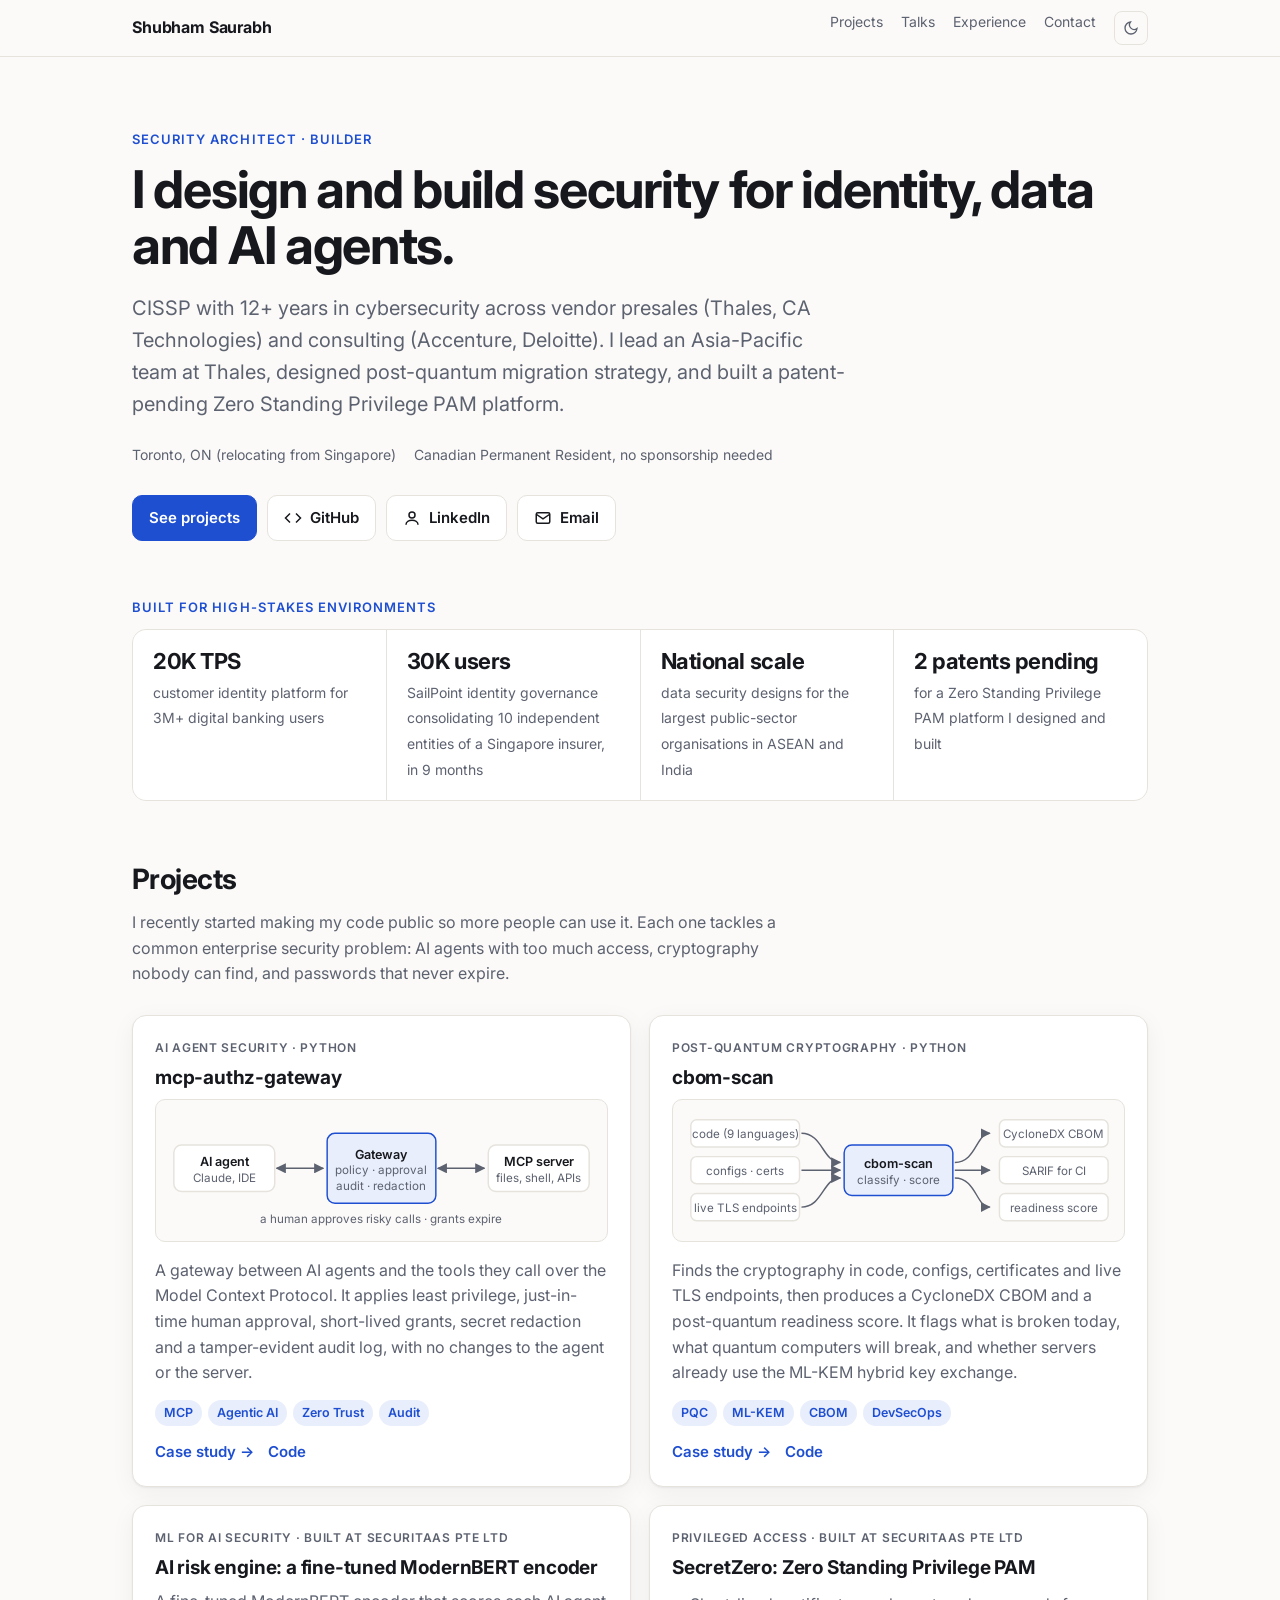
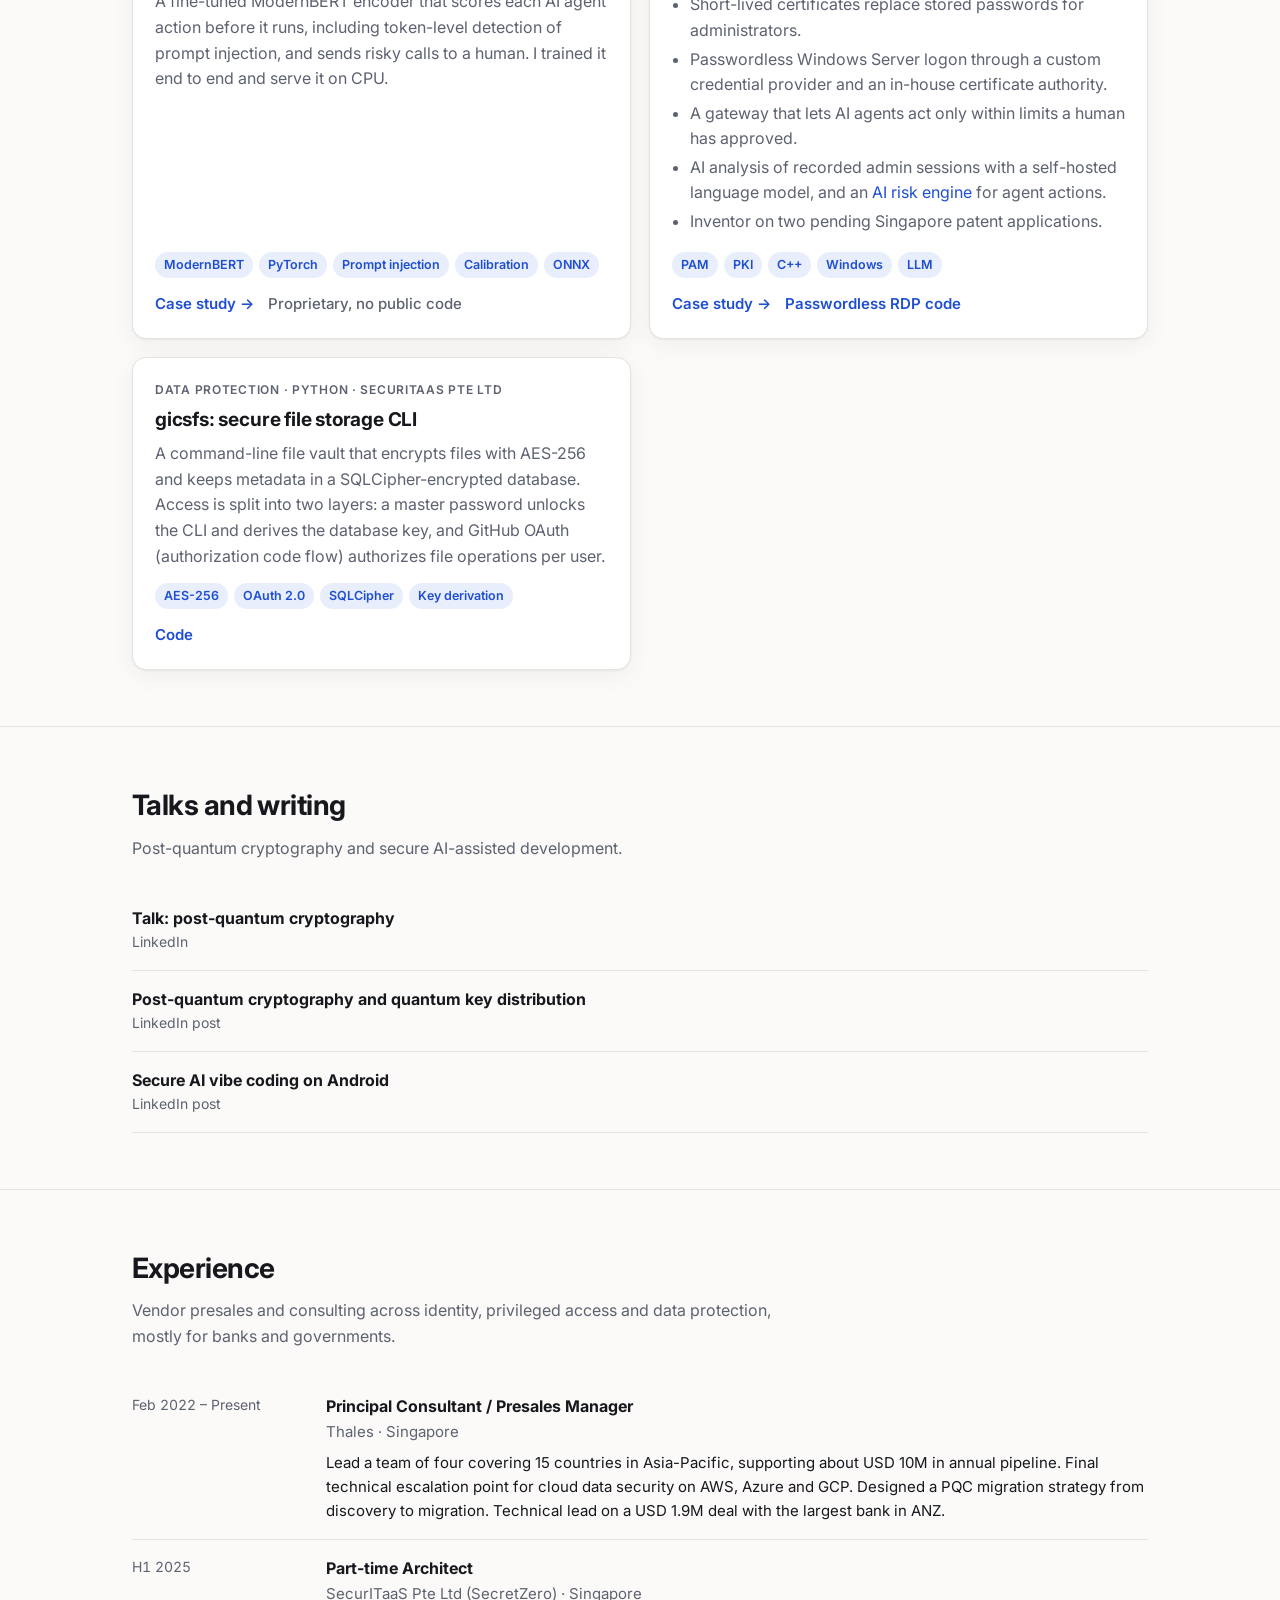
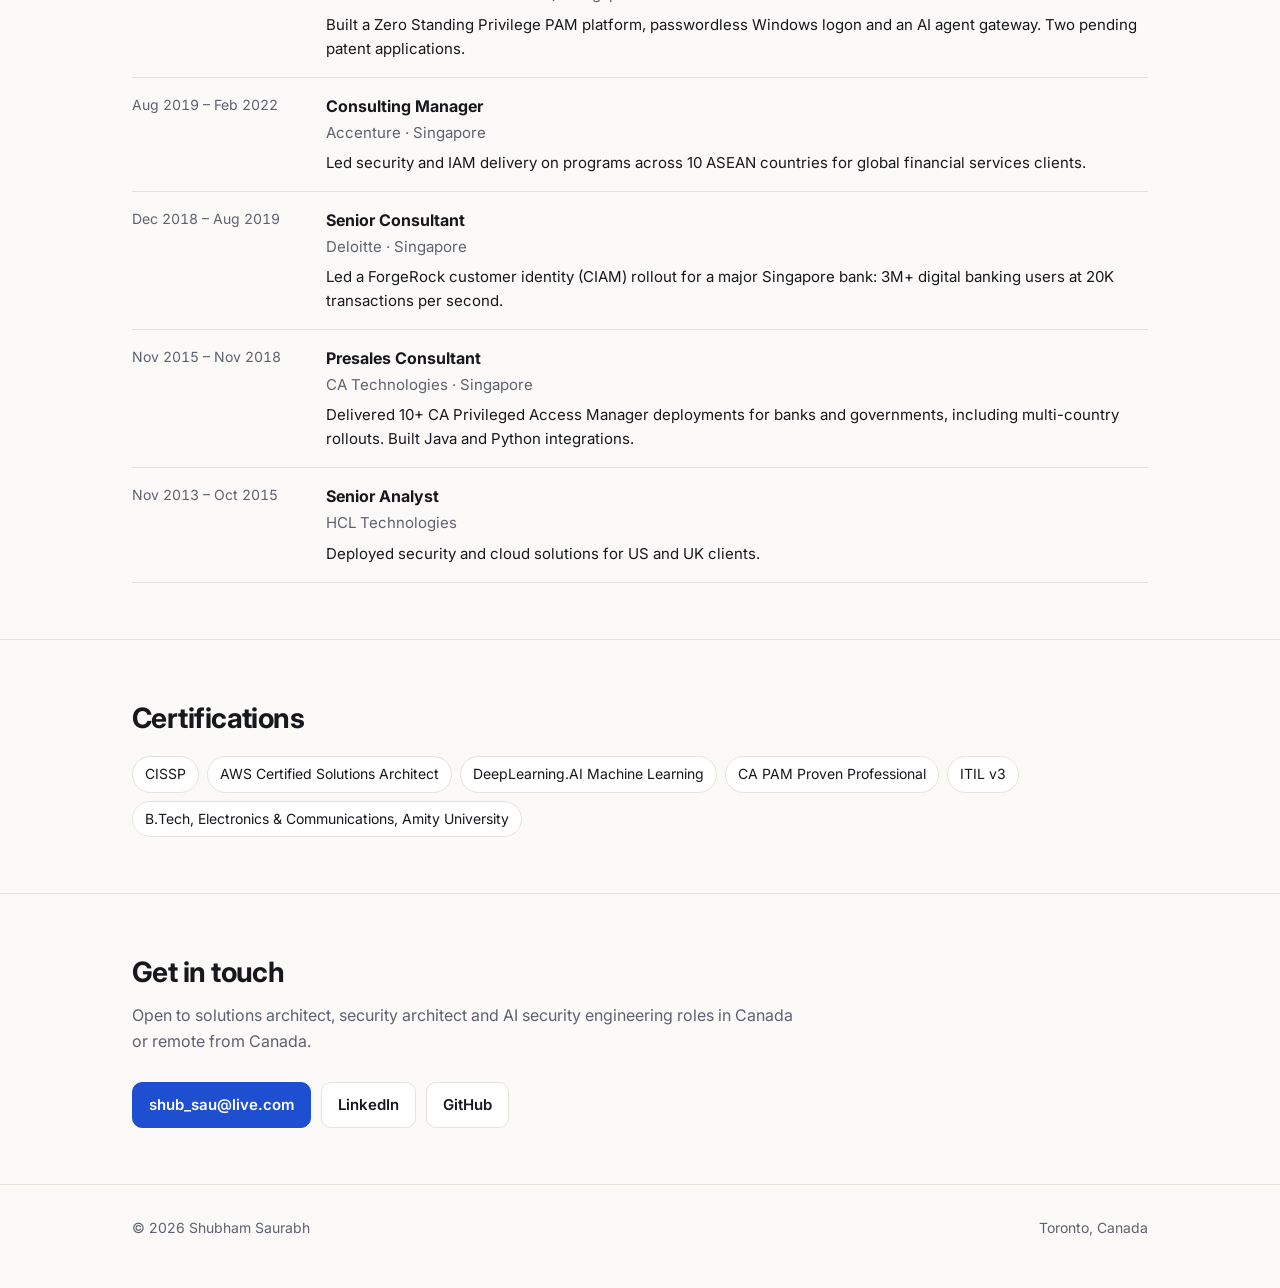
<file: index.html>
<!doctype html>
<html lang="en">
<head>
<meta charset="utf-8">
<meta name="viewport" content="width=device-width, initial-scale=1">
<title>Shubham Saurabh</title>
<meta name="description" content="Security architect and builder: identity, privileged access, data security, post-quantum cryptography and AI agent security. Toronto, Canadian PR.">
<meta property="og:title" content="Shubham Saurabh, Security Architect">
<meta property="og:description" content="Identity, privileged access, data security, post-quantum cryptography and AI agent security.">
<meta property="og:type" content="website">
<meta property="og:url" content="https://shubsaurabh.github.io/">
<link rel="icon" href="favicon.svg" type="image/svg+xml">
<link rel="preconnect" href="https://fonts.googleapis.com">
<link rel="preconnect" href="https://fonts.gstatic.com" crossorigin>
<link href="https://fonts.googleapis.com/css2?family=Inter:wght@400;500;600;700&display=swap" rel="stylesheet">
<link rel="stylesheet" href="styles.css">
<script src="theme.js"></script>
</head>
<body>
<nav class="top"><div class="wrap">
  <a class="brand" href="#">Shubham Saurabh</a>
  <ul>
    <li><a href="#projects">Projects</a></li>
    <li class="opt"><a href="#writing">Talks</a></li>
    <li class="opt"><a href="#experience">Experience</a></li>
    <li><a href="#contact">Contact</a></li>
    <li><button class="theme-toggle" aria-label="Switch light or dark theme"><svg viewBox="0 0 24 24" fill="none" stroke="currentColor" stroke-width="2"><path d="M21 12.8A9 9 0 1 1 11.2 3a7 7 0 0 0 9.8 9.8z"/></svg></button></li>
  </ul>
</div></nav>

<header class="hero"><div class="wrap">
  <p class="eyebrow">Security architect · Builder</p>
  <h1>I design and build security for identity, data and AI agents.</h1>
  <p class="lede">CISSP with 12+ years in cybersecurity across vendor presales (Thales, CA Technologies) and consulting
    (Accenture, Deloitte). I lead an Asia-Pacific team at Thales, designed post-quantum migration strategy, and built a
    patent-pending Zero Standing Privilege PAM platform.</p>
  <div class="meta">
    <span>Toronto, ON (relocating from Singapore)</span>
    <span>Canadian Permanent Resident, no sponsorship needed</span>
  </div>
  <div class="btns">
    <a class="btn primary" href="#projects">See projects</a>
    <a class="btn" href="https://github.com/shubSaurabh"><svg viewBox="0 0 24 24" fill="none" stroke="currentColor" stroke-width="2"><path d="M16 18l6-6-6-6M8 6l-6 6 6 6"/></svg>GitHub</a>
    <a class="btn" href="https://www.linkedin.com/in/saurabhshubham/"><svg viewBox="0 0 24 24" fill="none" stroke="currentColor" stroke-width="2"><circle cx="12" cy="8" r="4"/><path d="M4 21c0-4 4-6 8-6s8 2 8 6"/></svg>LinkedIn</a>
    <a class="btn" href="mailto:shub_sau@live.com"><svg viewBox="0 0 24 24" fill="none" stroke="currentColor" stroke-width="2"><rect x="3" y="5" width="18" height="14" rx="2"/><path d="M3 7l9 6 9-6"/></svg>Email</a>
  </div>
</div></header>

<div class="wrap">
  <p class="eyebrow" style="margin-top:8px">Built for high-stakes environments</p>
  <div class="stats">
    <div class="stat"><b>20K TPS</b><span>customer identity platform for 3M+ digital banking users</span></div>
    <div class="stat"><b>30K users</b><span>SailPoint identity governance consolidating 10 independent entities of a Singapore insurer, in 9 months</span></div>
    <div class="stat"><b>National scale</b><span>data security designs for the largest public-sector organisations in ASEAN and India</span></div>
    <div class="stat"><b>2 patents pending</b><span>for a Zero Standing Privilege PAM platform I designed and built</span></div>
  </div>
</div>

<section id="projects"><div class="wrap">
  <h2>Projects</h2>
  <p class="sub">I recently started making my code public so more people can use it. Each one tackles a common enterprise
    security problem: AI agents with too much access, cryptography nobody can find, and passwords that never expire.</p>
  <div class="grid two">

    <article class="card">
      <div class="kicker">AI agent security · Python</div>
      <h3>mcp-authz-gateway</h3>
      <div class="diagram" aria-hidden="true">
        <svg viewBox="0 0 440 120" role="img">
          <defs><marker id="a1" viewBox="0 0 10 10" refX="9" refY="5" markerWidth="7" markerHeight="7" orient="auto-start-reverse"><path d="M0 0L10 5L0 10z" class="d-arrow"/></marker></defs>
          <rect class="d-box" x="6" y="34" width="104" height="48" rx="8"/><text class="d-t" x="58" y="56" text-anchor="middle">AI agent</text><text class="d-s" x="58" y="72" text-anchor="middle">Claude, IDE</text>
          <rect class="d-acc" x="164" y="22" width="112" height="72" rx="8"/><text class="d-t" x="220" y="48" text-anchor="middle">Gateway</text><text class="d-s" x="220" y="64" text-anchor="middle">policy · approval</text><text class="d-s" x="220" y="80" text-anchor="middle">audit · redaction</text>
          <rect class="d-box" x="330" y="34" width="104" height="48" rx="8"/><text class="d-t" x="382" y="56" text-anchor="middle">MCP server</text><text class="d-s" x="382" y="72" text-anchor="middle">files, shell, APIs</text>
          <path class="d-line" d="M112 58H160" marker-end="url(#a1)" marker-start="url(#a1)"/><path class="d-line" d="M278 58H326" marker-end="url(#a1)" marker-start="url(#a1)"/>
          <text class="d-s" x="220" y="114" text-anchor="middle">a human approves risky calls · grants expire</text>
        </svg>
      </div>
      <p>A gateway between AI agents and the tools they call over the Model Context Protocol. It applies least privilege,
        just-in-time human approval, short-lived grants, secret redaction and a tamper-evident audit log, with no changes to the
        agent or the server.</p>
      <div class="tags"><span class="tag">MCP</span><span class="tag">Agentic AI</span><span class="tag">Zero Trust</span><span class="tag">Audit</span></div>
      <div class="links"><a href="projects/mcp-authz-gateway.html">Case study →</a><a href="https://github.com/shubSaurabh/mcp-authz-gateway">Code</a></div>
    </article>

    <article class="card">
      <div class="kicker">Post-quantum cryptography · Python</div>
      <h3>cbom-scan</h3>
      <div class="diagram" aria-hidden="true">
        <svg viewBox="0 0 440 120" role="img">
          <defs><marker id="a2" viewBox="0 0 10 10" refX="9" refY="5" markerWidth="7" markerHeight="7" orient="auto"><path d="M0 0L10 5L0 10z" class="d-arrow"/></marker></defs>
          <rect class="d-box" x="6" y="8" width="112" height="28" rx="6"/><text class="d-s" x="62" y="27" text-anchor="middle">code (9 languages)</text>
          <rect class="d-box" x="6" y="46" width="112" height="28" rx="6"/><text class="d-s" x="62" y="65" text-anchor="middle">configs · certs</text>
          <rect class="d-box" x="6" y="84" width="112" height="28" rx="6"/><text class="d-s" x="62" y="103" text-anchor="middle">live TLS endpoints</text>
          <rect class="d-acc" x="164" y="34" width="112" height="52" rx="8"/><text class="d-t" x="220" y="58" text-anchor="middle">cbom-scan</text><text class="d-s" x="220" y="74" text-anchor="middle">classify · score</text>
          <path class="d-line" d="M120 22C142 22 142 52 160 52" marker-end="url(#a2)"/><path class="d-line" d="M120 60H160" marker-end="url(#a2)"/><path class="d-line" d="M120 98C142 98 142 68 160 68" marker-end="url(#a2)"/>
          <rect class="d-box" x="324" y="8" width="112" height="28" rx="6"/><text class="d-s" x="380" y="27" text-anchor="middle">CycloneDX CBOM</text>
          <rect class="d-box" x="324" y="46" width="112" height="28" rx="6"/><text class="d-s" x="380" y="65" text-anchor="middle">SARIF for CI</text>
          <rect class="d-box" x="324" y="84" width="112" height="28" rx="6"/><text class="d-s" x="380" y="103" text-anchor="middle">readiness score</text>
          <path class="d-line" d="M278 52C300 52 300 22 314 22" marker-end="url(#a2)"/><path class="d-line" d="M278 60H314" marker-end="url(#a2)"/><path class="d-line" d="M278 68C300 68 300 98 314 98" marker-end="url(#a2)"/>
        </svg>
      </div>
      <p>Finds the cryptography in code, configs, certificates and live TLS endpoints, then produces a CycloneDX CBOM and a
        post-quantum readiness score. It flags what is broken today, what quantum computers will break, and whether servers already
        use the ML-KEM hybrid key exchange.</p>
      <div class="tags"><span class="tag">PQC</span><span class="tag">ML-KEM</span><span class="tag">CBOM</span><span class="tag">DevSecOps</span></div>
      <div class="links"><a href="projects/cbom-scan.html">Case study →</a><a href="https://github.com/shubSaurabh/cbom-scan">Code</a></div>
    </article>

    <article class="card">
      <div class="kicker">ML for AI security · Built at SecurITaaS Pte Ltd</div>
      <h3>AI risk engine: a fine-tuned ModernBERT encoder</h3>
      <p>A fine-tuned ModernBERT encoder that scores each AI agent action before it runs, including token-level detection of
        prompt injection, and sends risky calls to a human. I trained it end to end and serve it on CPU.</p>
      <div class="tags"><span class="tag">ModernBERT</span><span class="tag">PyTorch</span><span class="tag">Prompt injection</span><span class="tag">Calibration</span><span class="tag">ONNX</span></div>
      <div class="links"><a href="projects/risk-engine.html">Case study →</a><span style="color:var(--muted);font-weight:500">Proprietary, no public code</span></div>
    </article>

    <article class="card">
      <div class="kicker">Privileged access · Built at SecurITaaS Pte Ltd</div>
      <h3>SecretZero: Zero Standing Privilege PAM</h3>
      <ul>
        <li>Short-lived certificates replace stored passwords for administrators.</li>
        <li>Passwordless Windows Server logon through a custom credential provider and an in-house certificate authority.</li>
        <li>A gateway that lets AI agents act only within limits a human has approved.</li>
        <li>AI analysis of recorded admin sessions with a self-hosted language model, and an <a href="projects/risk-engine.html">AI risk engine</a> for agent actions.</li>
        <li>Inventor on two pending Singapore patent applications.</li>
      </ul>
      <div class="tags"><span class="tag">PAM</span><span class="tag">PKI</span><span class="tag">C++</span><span class="tag">Windows</span><span class="tag">LLM</span></div>
      <div class="links"><a href="projects/secretzero.html">Case study →</a><a href="https://github.com/shubSaurabh/secretzerofido">Passwordless RDP code</a></div>
    </article>

    <article class="card">
      <div class="kicker">Data protection · Python · SecurITaaS Pte Ltd</div>
      <h3>gicsfs: secure file storage CLI</h3>
      <p>A command-line file vault that encrypts files with AES-256 and keeps metadata in a SQLCipher-encrypted database. Access is
        split into two layers: a master password unlocks the CLI and derives the database key, and GitHub OAuth (authorization code
        flow) authorizes file operations per user.</p>
      <div class="tags"><span class="tag">AES-256</span><span class="tag">OAuth 2.0</span><span class="tag">SQLCipher</span><span class="tag">Key derivation</span></div>
      <div class="links"><a href="https://github.com/shubSaurabh/gicsfs">Code</a></div>
    </article>

  </div>
</div></section>

<section id="writing"><div class="wrap writing">
  <h2>Talks and writing</h2>
  <p class="sub">Post-quantum cryptography and secure AI-assisted development.</p>
  <a class="item" href="https://lnkd.in/p/g2QiSvfu"><b>Talk: post-quantum cryptography</b><span>LinkedIn</span></a>
  <a class="item" href="https://lnkd.in/p/gKFQVkE7"><b>Post-quantum cryptography and quantum key distribution</b><span>LinkedIn post</span></a>
  <a class="item" href="https://lnkd.in/p/gzeMpS9g"><b>Secure AI vibe coding on Android</b><span>LinkedIn post</span></a>
</div></section>

<section id="experience"><div class="wrap">
  <h2>Experience</h2>
  <p class="sub">Vendor presales and consulting across identity, privileged access and data protection, mostly for banks and governments.</p>
  <ul class="timeline">
    <li><div class="when">Feb 2022 – Present</div><div class="role"><b>Principal Consultant / Presales Manager</b><span>Thales · Singapore</span>
      <p>Lead a team of four covering 15 countries in Asia-Pacific, supporting about USD 10M in annual pipeline. Final technical escalation
        point for cloud data security on AWS, Azure and GCP. Designed a PQC migration strategy from discovery to migration. Technical lead
        on a USD 1.9M deal with the largest bank in ANZ.</p></div></li>
    <li><div class="when">H1 2025</div><div class="role"><b>Part-time Architect</b><span>SecurITaaS Pte Ltd (SecretZero) · Singapore</span>
      <p>Built a Zero Standing Privilege PAM platform, passwordless Windows logon and an AI agent gateway. Two pending patent applications.</p></div></li>
    <li><div class="when">Aug 2019 – Feb 2022</div><div class="role"><b>Consulting Manager</b><span>Accenture · Singapore</span>
      <p>Led security and IAM delivery on programs across 10 ASEAN countries for global financial services clients.</p></div></li>
    <li><div class="when">Dec 2018 – Aug 2019</div><div class="role"><b>Senior Consultant</b><span>Deloitte · Singapore</span>
      <p>Led a ForgeRock customer identity (CIAM) rollout for a major Singapore bank: 3M+ digital banking users at 20K transactions per second.</p></div></li>
    <li><div class="when">Nov 2015 – Nov 2018</div><div class="role"><b>Presales Consultant</b><span>CA Technologies · Singapore</span>
      <p>Delivered 10+ CA Privileged Access Manager deployments for banks and governments, including multi-country rollouts.
        Built Java and Python integrations.</p></div></li>
    <li><div class="when">Nov 2013 – Oct 2015</div><div class="role"><b>Senior Analyst</b><span>HCL Technologies</span>
      <p>Deployed security and cloud solutions for US and UK clients.</p></div></li>
  </ul>
</div></section>

<section id="credentials"><div class="wrap">
  <h2>Certifications</h2>
  <div class="pills" style="margin-top:16px">
    <span class="pill">CISSP</span><span class="pill">AWS Certified Solutions Architect</span><span class="pill">DeepLearning.AI Machine Learning</span>
    <span class="pill">CA PAM Proven Professional</span><span class="pill">ITIL v3</span><span class="pill">B.Tech, Electronics &amp; Communications, Amity University</span>
  </div>
</div></section>

<section id="contact"><div class="wrap">
  <h2>Get in touch</h2>
  <p class="sub">Open to solutions architect, security architect and AI security engineering roles in Canada or remote from Canada.</p>
  <div class="btns">
    <a class="btn primary" href="mailto:shub_sau@live.com">shub_sau@live.com</a>
    <a class="btn" href="https://www.linkedin.com/in/saurabhshubham/">LinkedIn</a>
    <a class="btn" href="https://github.com/shubSaurabh">GitHub</a>
  </div>
</div></section>

<footer><div class="wrap"><span>© 2026 Shubham Saurabh</span><span>Toronto, Canada</span></div></footer>
</body>
</html>
</file>
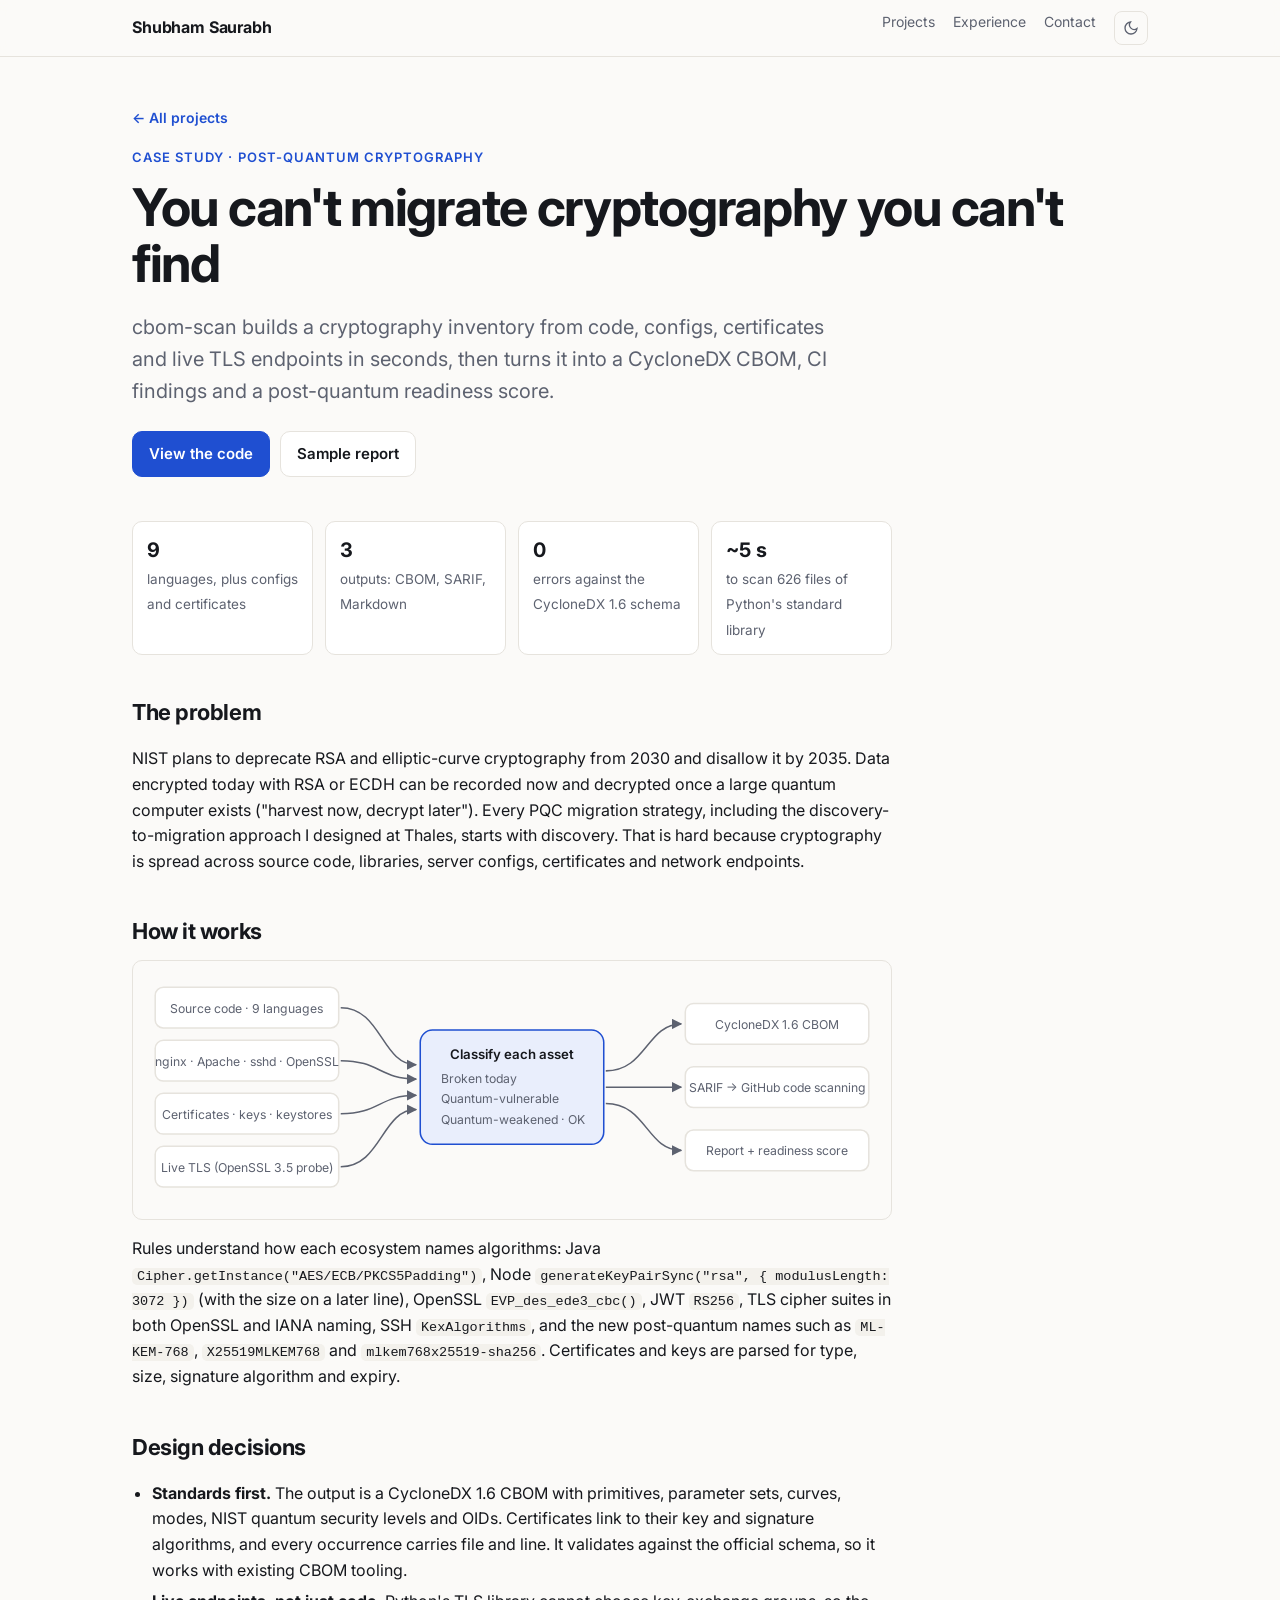
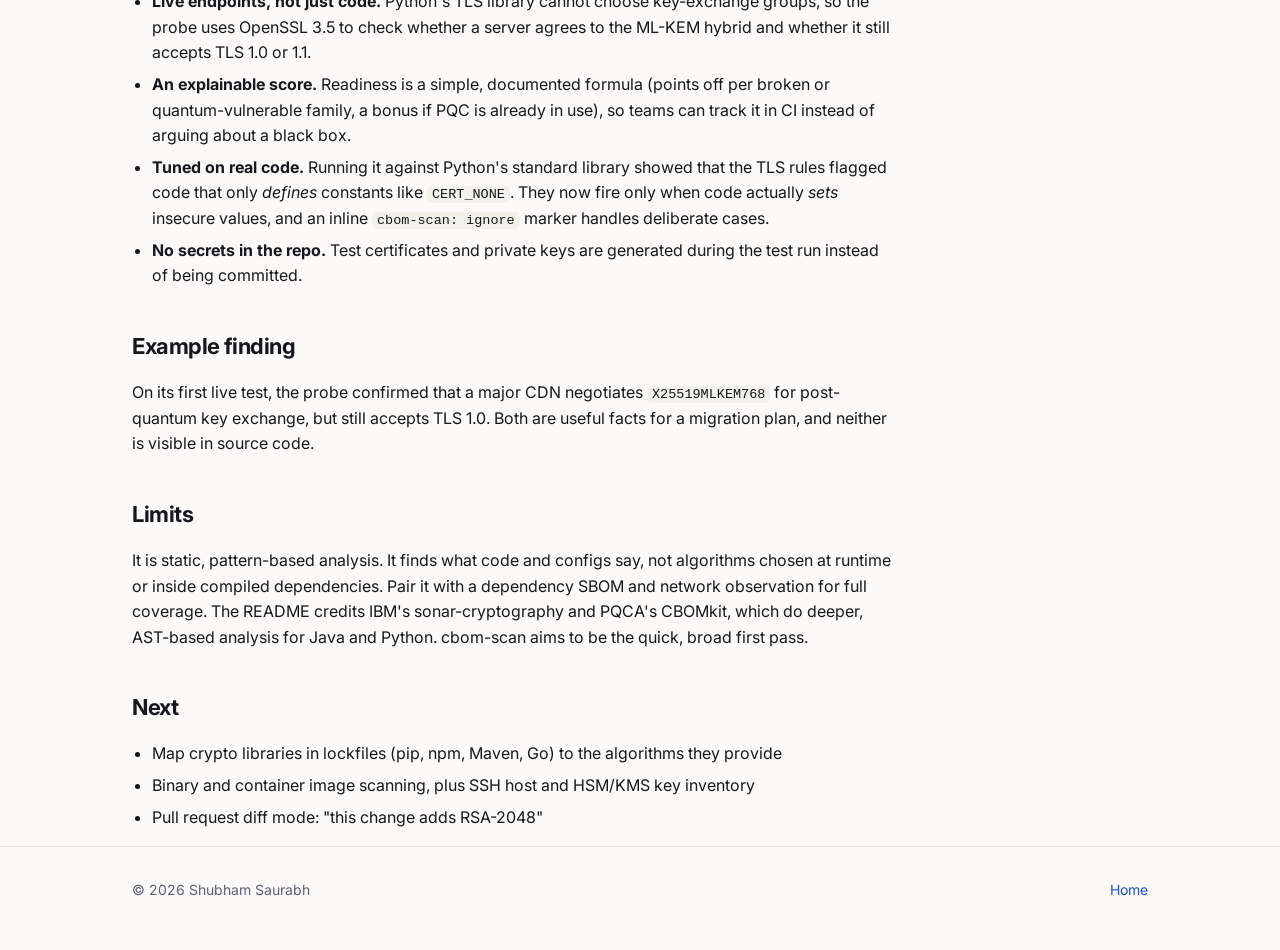
<file: projects/cbom-scan.html>
<!doctype html>
<html lang="en">
<head>
<meta charset="utf-8">
<meta name="viewport" content="width=device-width, initial-scale=1">
<title>cbom-scan · Shubham Saurabh</title>
<meta name="description" content="Case study: a cryptography inventory and post-quantum readiness scanner producing CycloneDX CBOMs.">
<link rel="icon" href="../favicon.svg" type="image/svg+xml">
<link rel="preconnect" href="https://fonts.googleapis.com">
<link rel="preconnect" href="https://fonts.gstatic.com" crossorigin>
<link href="https://fonts.googleapis.com/css2?family=Inter:wght@400;500;600;700&display=swap" rel="stylesheet">
<link rel="stylesheet" href="../styles.css">
<script src="../theme.js"></script>
</head>
<body class="case">
<nav class="top"><div class="wrap">
  <a class="brand" href="../">Shubham Saurabh</a>
  <ul>
    <li><a href="../#projects">Projects</a></li>
    <li class="opt"><a href="../#experience">Experience</a></li>
    <li><a href="../#contact">Contact</a></li>
    <li><button class="theme-toggle" aria-label="Switch light or dark theme"><svg viewBox="0 0 24 24" fill="none" stroke="currentColor" stroke-width="2"><path d="M21 12.8A9 9 0 1 1 11.2 3a7 7 0 0 0 9.8 9.8z"/></svg></button></li>
  </ul>
</div></nav>
<header class="hero"><div class="wrap">
  <a class="back" href="../#projects">← All projects</a>
  <p class="eyebrow">Case study · Post-quantum cryptography</p>
  <h1>You can't migrate cryptography you can't find</h1>
  <p class="lede">cbom-scan builds a cryptography inventory from code, configs, certificates and live TLS endpoints in seconds, then turns it into a CycloneDX CBOM, CI findings and a post-quantum readiness score.</p>
  <div class="btns"><a class="btn primary" href="https://github.com/shubSaurabh/cbom-scan">View the code</a><a class="btn" href="https://github.com/shubSaurabh/cbom-scan/blob/main/examples/sample-report.md">Sample report</a></div>
</div></header>
<div class="wrap"><article>

<div class="facts">
  <div><b>9</b><span>languages, plus configs and certificates</span></div>
  <div><b>3</b><span>outputs: CBOM, SARIF, Markdown</span></div>
  <div><b>0</b><span>errors against the CycloneDX 1.6 schema</span></div>
  <div><b>~5 s</b><span>to scan 626 files of Python's standard library</span></div>
</div>

<h2>The problem</h2>
<p>NIST plans to deprecate RSA and elliptic-curve cryptography from 2030 and disallow it by 2035. Data encrypted today with RSA
or ECDH can be recorded now and decrypted once a large quantum computer exists ("harvest now, decrypt later"). Every PQC
migration strategy, including the discovery-to-migration approach I designed at Thales, starts with discovery. That is hard
because cryptography is spread across source code, libraries, server configs, certificates and network endpoints.</p>

<h2>How it works</h2>
<div class="diagram" aria-label="Sources, classification and outputs">
<svg viewBox="0 0 720 230"><defs><marker id="ar" viewBox="0 0 10 10" refX="9" refY="5" markerWidth="7" markerHeight="7" orient="auto-start-reverse"><path d="M0 0L10 5L0 10z" class="d-arrow"/></marker></defs>
  <rect class="d-box" x="10" y="14" width="180" height="40" rx="8"/><text class="d-s" x="100" y="39" text-anchor="middle">Source code · 9 languages</text>
  <rect class="d-box" x="10" y="66" width="180" height="40" rx="8"/><text class="d-s" x="100" y="91" text-anchor="middle">nginx · Apache · sshd · OpenSSL</text>
  <rect class="d-box" x="10" y="118" width="180" height="40" rx="8"/><text class="d-s" x="100" y="143" text-anchor="middle">Certificates · keys · keystores</text>
  <rect class="d-box" x="10" y="170" width="180" height="40" rx="8"/><text class="d-s" x="100" y="195" text-anchor="middle">Live TLS (OpenSSL 3.5 probe)</text>
  <rect class="d-acc" x="270" y="56" width="180" height="112" rx="12"/><text class="d-t" x="360" y="84" text-anchor="middle">Classify each asset</text>
  <text class="d-s" x="290" y="108">Broken today</text><text class="d-s" x="290" y="128">Quantum-vulnerable</text><text class="d-s" x="290" y="148">Quantum-weakened · OK</text>
  <path class="d-line" d="M192 34C232 34 232 90 266 90" marker-end="url(#ar)"/><path class="d-line" d="M192 86C230 86 230 104 266 104" marker-end="url(#ar)"/>
  <path class="d-line" d="M192 138C230 138 230 120 266 120" marker-end="url(#ar)"/><path class="d-line" d="M192 190C232 190 232 134 266 134" marker-end="url(#ar)"/>
  <rect class="d-box" x="530" y="30" width="180" height="40" rx="8"/><text class="d-s" x="620" y="55" text-anchor="middle">CycloneDX 1.6 CBOM</text>
  <rect class="d-box" x="530" y="92" width="180" height="40" rx="8"/><text class="d-s" x="620" y="117" text-anchor="middle">SARIF → GitHub code scanning</text>
  <rect class="d-box" x="530" y="154" width="180" height="40" rx="8"/><text class="d-s" x="620" y="179" text-anchor="middle">Report + readiness score</text>
  <path class="d-line" d="M452 96C492 96 492 50 526 50" marker-end="url(#ar)"/><path class="d-line" d="M452 112H526" marker-end="url(#ar)"/><path class="d-line" d="M452 128C492 128 492 174 526 174" marker-end="url(#ar)"/>
</svg>
</div>
<p>Rules understand how each ecosystem names algorithms: Java <code>Cipher.getInstance("AES/ECB/PKCS5Padding")</code>, Node
<code>generateKeyPairSync("rsa", { modulusLength: 3072 })</code> (with the size on a later line), OpenSSL
<code>EVP_des_ede3_cbc()</code>, JWT <code>RS256</code>, TLS cipher suites in both OpenSSL and IANA naming, SSH
<code>KexAlgorithms</code>, and the new post-quantum names such as <code>ML-KEM-768</code>, <code>X25519MLKEM768</code> and
<code>mlkem768x25519-sha256</code>. Certificates and keys are parsed for type, size, signature algorithm and expiry.</p>

<h2>Design decisions</h2>
<ul>
  <li><b>Standards first.</b> The output is a CycloneDX 1.6 CBOM with primitives, parameter sets, curves, modes, NIST quantum security levels and OIDs. Certificates link to their key and signature algorithms, and every occurrence carries file and line. It validates against the official schema, so it works with existing CBOM tooling.</li>
  <li><b>Live endpoints, not just code.</b> Python's TLS library cannot choose key-exchange groups, so the probe uses OpenSSL 3.5 to check whether a server agrees to the ML-KEM hybrid and whether it still accepts TLS 1.0 or 1.1.</li>
  <li><b>An explainable score.</b> Readiness is a simple, documented formula (points off per broken or quantum-vulnerable family, a bonus if PQC is already in use), so teams can track it in CI instead of arguing about a black box.</li>
  <li><b>Tuned on real code.</b> Running it against Python's standard library showed that the TLS rules flagged code that only <em>defines</em> constants like <code>CERT_NONE</code>. They now fire only when code actually <em>sets</em> insecure values, and an inline <code>cbom-scan: ignore</code> marker handles deliberate cases.</li>
  <li><b>No secrets in the repo.</b> Test certificates and private keys are generated during the test run instead of being committed.</li>
</ul>

<h2>Example finding</h2>
<p>On its first live test, the probe confirmed that a major CDN negotiates <code>X25519MLKEM768</code> for post-quantum key exchange,
but still accepts TLS 1.0. Both are useful facts for a migration plan, and neither is visible in source code.</p>

<h2>Limits</h2>
<p>It is static, pattern-based analysis. It finds what code and configs say, not algorithms chosen at runtime or inside compiled
dependencies. Pair it with a dependency SBOM and network observation for full coverage. The README credits IBM's
sonar-cryptography and PQCA's CBOMkit, which do deeper, AST-based analysis for Java and Python. cbom-scan aims to be the quick,
broad first pass.</p>

<h2>Next</h2>
<ul>
  <li>Map crypto libraries in lockfiles (pip, npm, Maven, Go) to the algorithms they provide</li>
  <li>Binary and container image scanning, plus SSH host and HSM/KMS key inventory</li>
  <li>Pull request diff mode: "this change adds RSA-2048"</li>
</ul>

</article></div>
<footer><div class="wrap"><span>© 2026 Shubham Saurabh</span><a href="../">Home</a></div></footer>
</body>
</html>
</file>
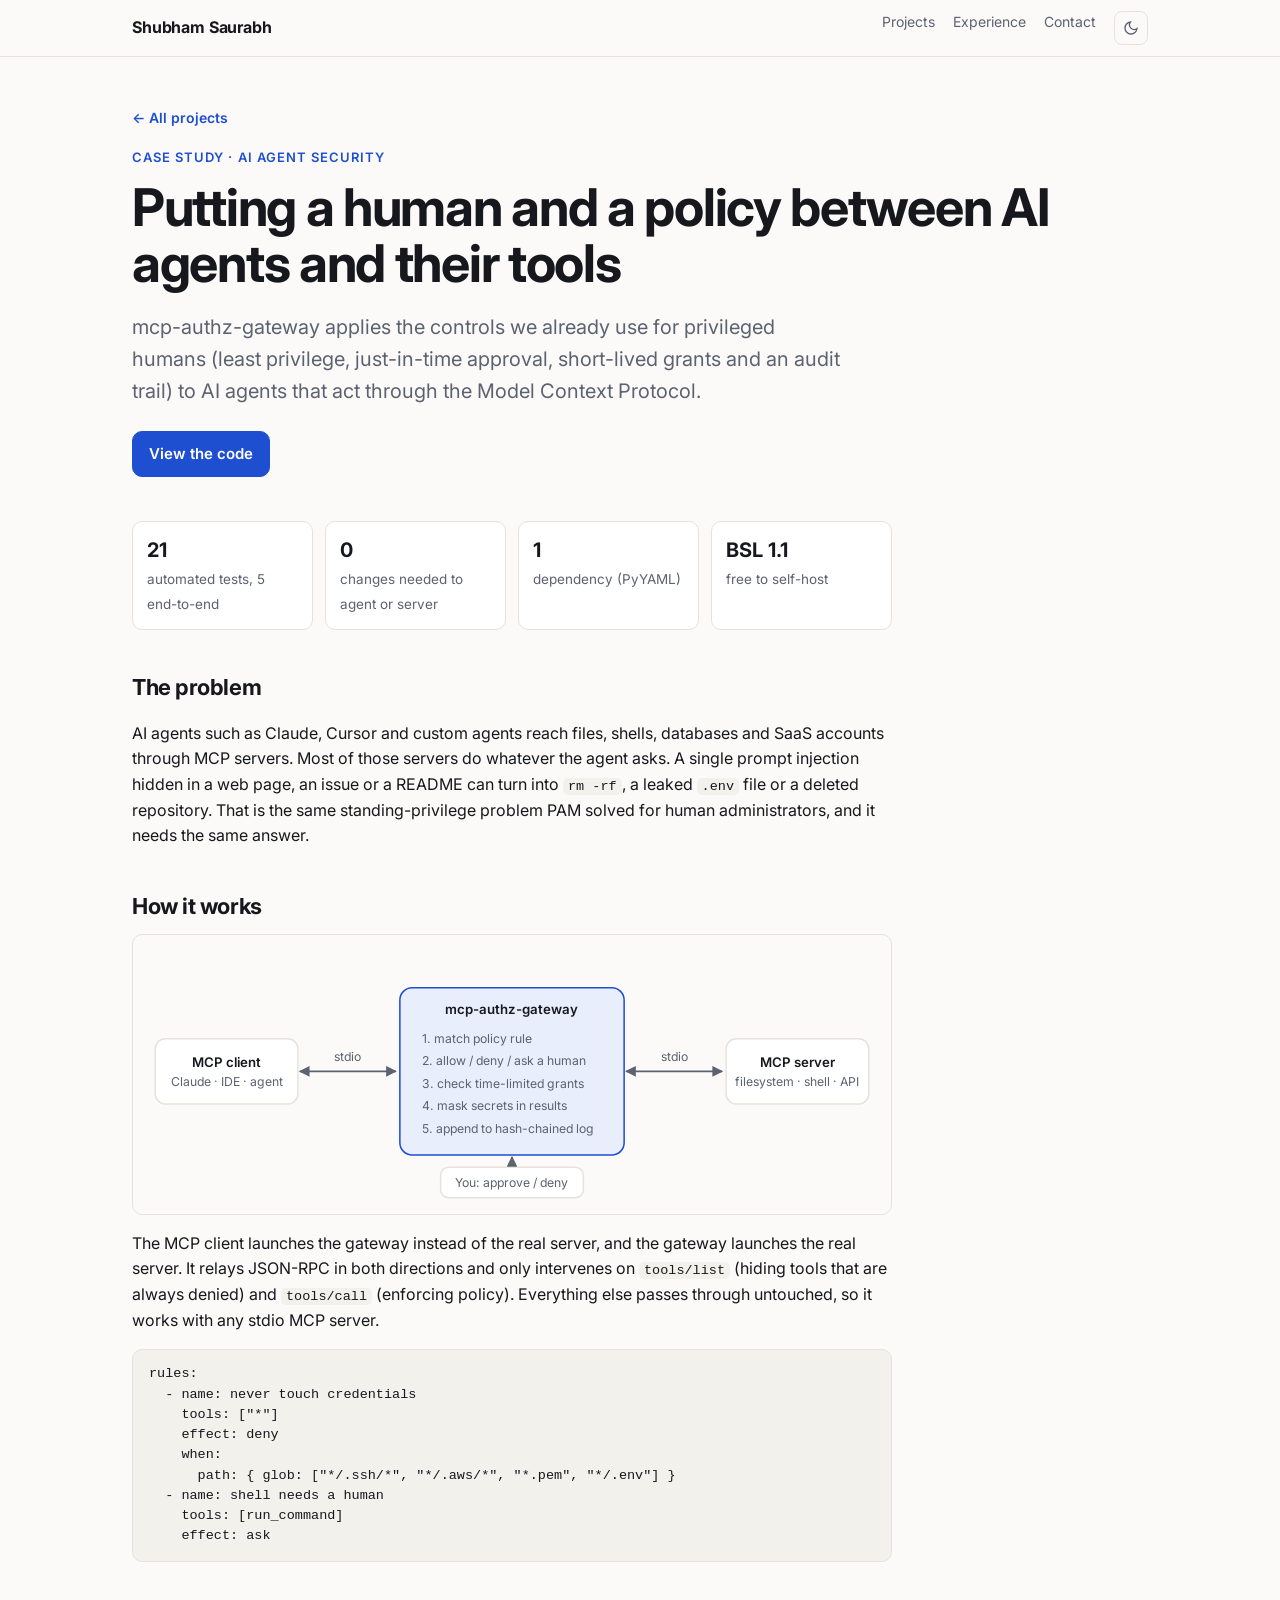
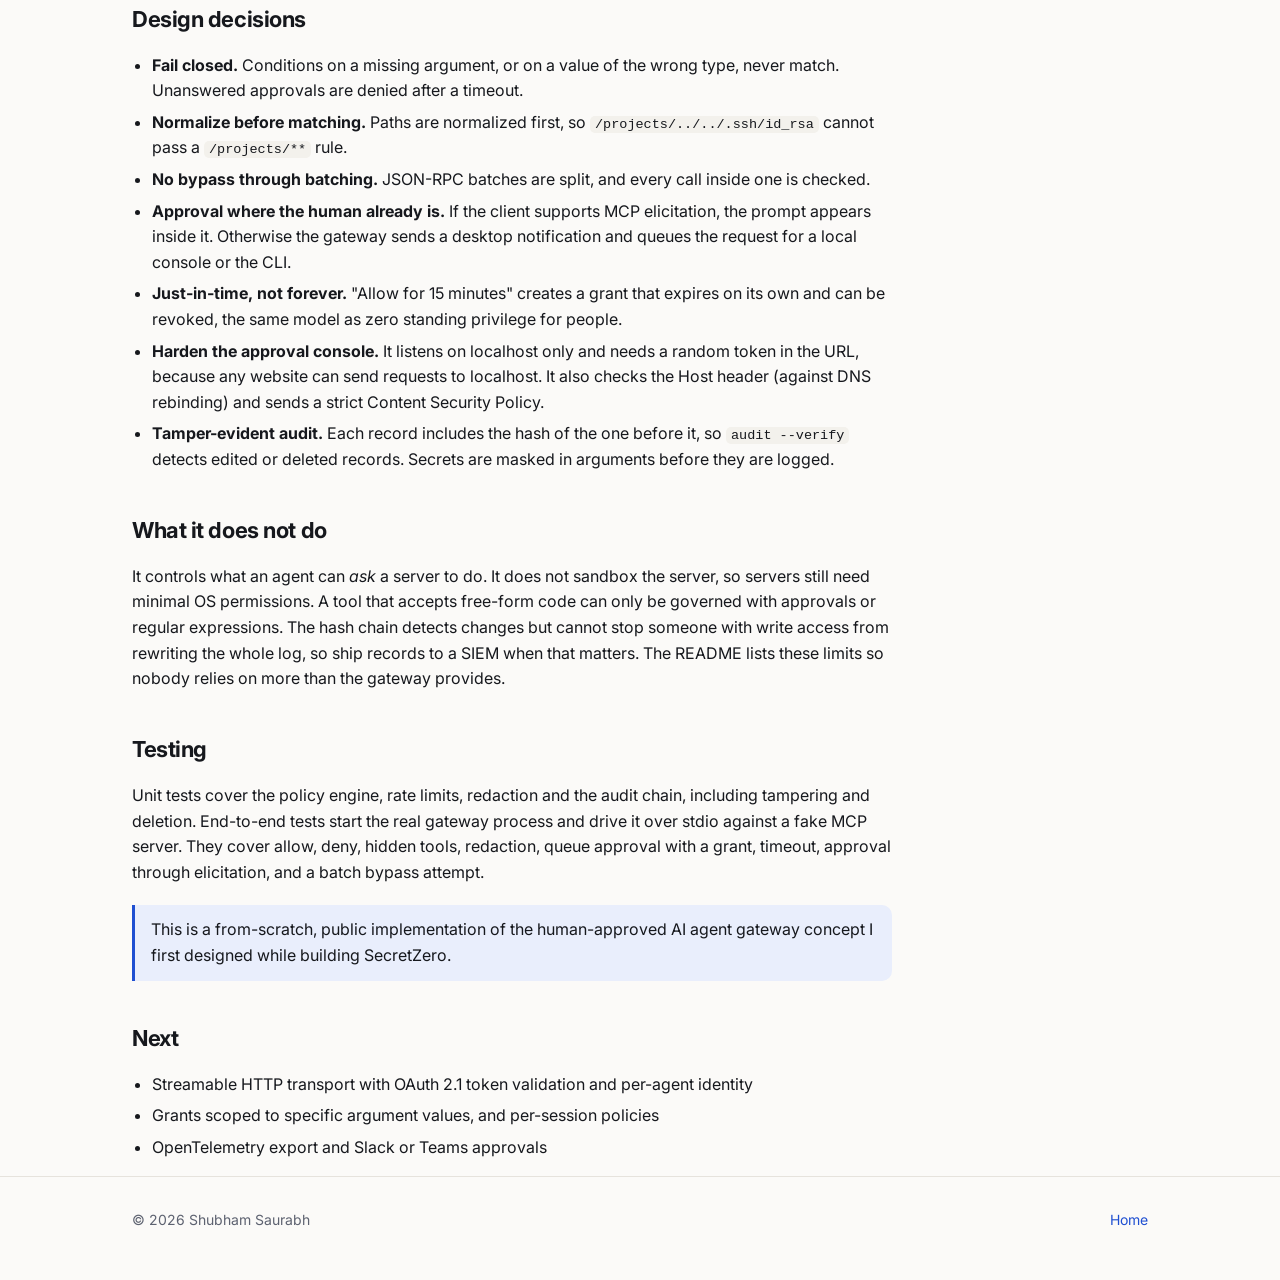
<file: projects/mcp-authz-gateway.html>
<!doctype html>
<html lang="en">
<head>
<meta charset="utf-8">
<meta name="viewport" content="width=device-width, initial-scale=1">
<title>mcp-authz-gateway · Shubham Saurabh</title>
<meta name="description" content="Case study: a policy, human approval and audit gateway for AI agent tool calls over MCP.">
<link rel="icon" href="../favicon.svg" type="image/svg+xml">
<link rel="preconnect" href="https://fonts.googleapis.com">
<link rel="preconnect" href="https://fonts.gstatic.com" crossorigin>
<link href="https://fonts.googleapis.com/css2?family=Inter:wght@400;500;600;700&display=swap" rel="stylesheet">
<link rel="stylesheet" href="../styles.css">
<script src="../theme.js"></script>
</head>
<body class="case">
<nav class="top"><div class="wrap">
  <a class="brand" href="../">Shubham Saurabh</a>
  <ul>
    <li><a href="../#projects">Projects</a></li>
    <li class="opt"><a href="../#experience">Experience</a></li>
    <li><a href="../#contact">Contact</a></li>
    <li><button class="theme-toggle" aria-label="Switch light or dark theme"><svg viewBox="0 0 24 24" fill="none" stroke="currentColor" stroke-width="2"><path d="M21 12.8A9 9 0 1 1 11.2 3a7 7 0 0 0 9.8 9.8z"/></svg></button></li>
  </ul>
</div></nav>
<header class="hero"><div class="wrap">
  <a class="back" href="../#projects">← All projects</a>
  <p class="eyebrow">Case study · AI agent security</p>
  <h1>Putting a human and a policy between AI agents and their tools</h1>
  <p class="lede">mcp-authz-gateway applies the controls we already use for privileged humans (least privilege, just-in-time approval, short-lived grants and an audit trail) to AI agents that act through the Model Context Protocol.</p>
  <div class="btns"><a class="btn primary" href="https://github.com/shubSaurabh/mcp-authz-gateway">View the code</a></div>
</div></header>
<div class="wrap"><article>

<div class="facts">
  <div><b>21</b><span>automated tests, 5 end-to-end</span></div>
  <div><b>0</b><span>changes needed to agent or server</span></div>
  <div><b>1</b><span>dependency (PyYAML)</span></div>
  <div><b>BSL 1.1</b><span>free to self-host</span></div>
</div>

<h2>The problem</h2>
<p>AI agents such as Claude, Cursor and custom agents reach files, shells, databases and SaaS accounts through MCP servers.
Most of those servers do whatever the agent asks. A single prompt injection hidden in a web page, an issue or a README can
turn into <code>rm -rf</code>, a leaked <code>.env</code> file or a deleted repository. That is the same standing-privilege
problem PAM solved for human administrators, and it needs the same answer.</p>

<h2>How it works</h2>
<div class="diagram" aria-label="Request flow through the gateway">
<svg viewBox="0 0 720 250"><defs><marker id="ar" viewBox="0 0 10 10" refX="9" refY="5" markerWidth="7" markerHeight="7" orient="auto-start-reverse"><path d="M0 0L10 5L0 10z" class="d-arrow"/></marker></defs>
  <rect class="d-box" x="10" y="90" width="140" height="64" rx="10"/><text class="d-t" x="80" y="118" text-anchor="middle">MCP client</text><text class="d-s" x="80" y="136" text-anchor="middle">Claude · IDE · agent</text>
  <rect class="d-acc" x="250" y="40" width="220" height="164" rx="12"/><text class="d-t" x="360" y="66" text-anchor="middle">mcp-authz-gateway</text>
  <text class="d-s" x="272" y="94">1. match policy rule</text><text class="d-s" x="272" y="116">2. allow / deny / ask a human</text>
  <text class="d-s" x="272" y="138">3. check time-limited grants</text><text class="d-s" x="272" y="160">4. mask secrets in results</text><text class="d-s" x="272" y="182">5. append to hash-chained log</text>
  <rect class="d-box" x="570" y="90" width="140" height="64" rx="10"/><text class="d-t" x="640" y="118" text-anchor="middle">MCP server</text><text class="d-s" x="640" y="136" text-anchor="middle">filesystem · shell · API</text>
  <path class="d-line" d="M152 122H246" marker-end="url(#ar)" marker-start="url(#ar)"/><text class="d-s" x="199" y="112" text-anchor="middle">stdio</text>
  <path class="d-line" d="M472 122H566" marker-end="url(#ar)" marker-start="url(#ar)"/><text class="d-s" x="519" y="112" text-anchor="middle">stdio</text>
  <rect class="d-box" x="290" y="216" width="140" height="30" rx="8"/><text class="d-s" x="360" y="235" text-anchor="middle">You: approve / deny</text>
  <path class="d-line" d="M360 214V206" marker-end="url(#ar)"/>
</svg>
</div>
<p>The MCP client launches the gateway instead of the real server, and the gateway launches the real server. It relays
JSON-RPC in both directions and only intervenes on <code>tools/list</code> (hiding tools that are always denied) and
<code>tools/call</code> (enforcing policy). Everything else passes through untouched, so it works with any stdio MCP server.</p>
<pre><code>rules:
  - name: never touch credentials
    tools: ["*"]
    effect: deny
    when:
      path: { glob: ["*/.ssh/*", "*/.aws/*", "*.pem", "*/.env"] }
  - name: shell needs a human
    tools: [run_command]
    effect: ask</code></pre>

<h2>Design decisions</h2>
<ul>
  <li><b>Fail closed.</b> Conditions on a missing argument, or on a value of the wrong type, never match. Unanswered approvals are denied after a timeout.</li>
  <li><b>Normalize before matching.</b> Paths are normalized first, so <code>/projects/../../.ssh/id_rsa</code> cannot pass a <code>/projects/**</code> rule.</li>
  <li><b>No bypass through batching.</b> JSON-RPC batches are split, and every call inside one is checked.</li>
  <li><b>Approval where the human already is.</b> If the client supports MCP elicitation, the prompt appears inside it. Otherwise the gateway sends a desktop notification and queues the request for a local console or the CLI.</li>
  <li><b>Just-in-time, not forever.</b> "Allow for 15 minutes" creates a grant that expires on its own and can be revoked, the same model as zero standing privilege for people.</li>
  <li><b>Harden the approval console.</b> It listens on localhost only and needs a random token in the URL, because any website can send requests to localhost. It also checks the Host header (against DNS rebinding) and sends a strict Content Security Policy.</li>
  <li><b>Tamper-evident audit.</b> Each record includes the hash of the one before it, so <code>audit --verify</code> detects edited or deleted records. Secrets are masked in arguments before they are logged.</li>
</ul>

<h2>What it does not do</h2>
<p>It controls what an agent can <em>ask</em> a server to do. It does not sandbox the server, so servers still need minimal OS
permissions. A tool that accepts free-form code can only be governed with approvals or regular expressions. The hash chain
detects changes but cannot stop someone with write access from rewriting the whole log, so ship records to a SIEM when that
matters. The README lists these limits so nobody relies on more than the gateway provides.</p>

<h2>Testing</h2>
<p>Unit tests cover the policy engine, rate limits, redaction and the audit chain, including tampering and deletion. End-to-end
tests start the real gateway process and drive it over stdio against a fake MCP server. They cover allow, deny, hidden tools,
redaction, queue approval with a grant, timeout, approval through elicitation, and a batch bypass attempt.</p>

<div class="note">This is a from-scratch, public implementation of the human-approved AI agent gateway concept I first designed
while building SecretZero.</div>

<h2>Next</h2>
<ul>
  <li>Streamable HTTP transport with OAuth 2.1 token validation and per-agent identity</li>
  <li>Grants scoped to specific argument values, and per-session policies</li>
  <li>OpenTelemetry export and Slack or Teams approvals</li>
</ul>

</article></div>
<footer><div class="wrap"><span>© 2026 Shubham Saurabh</span><a href="../">Home</a></div></footer>
</body>
</html>
</file>
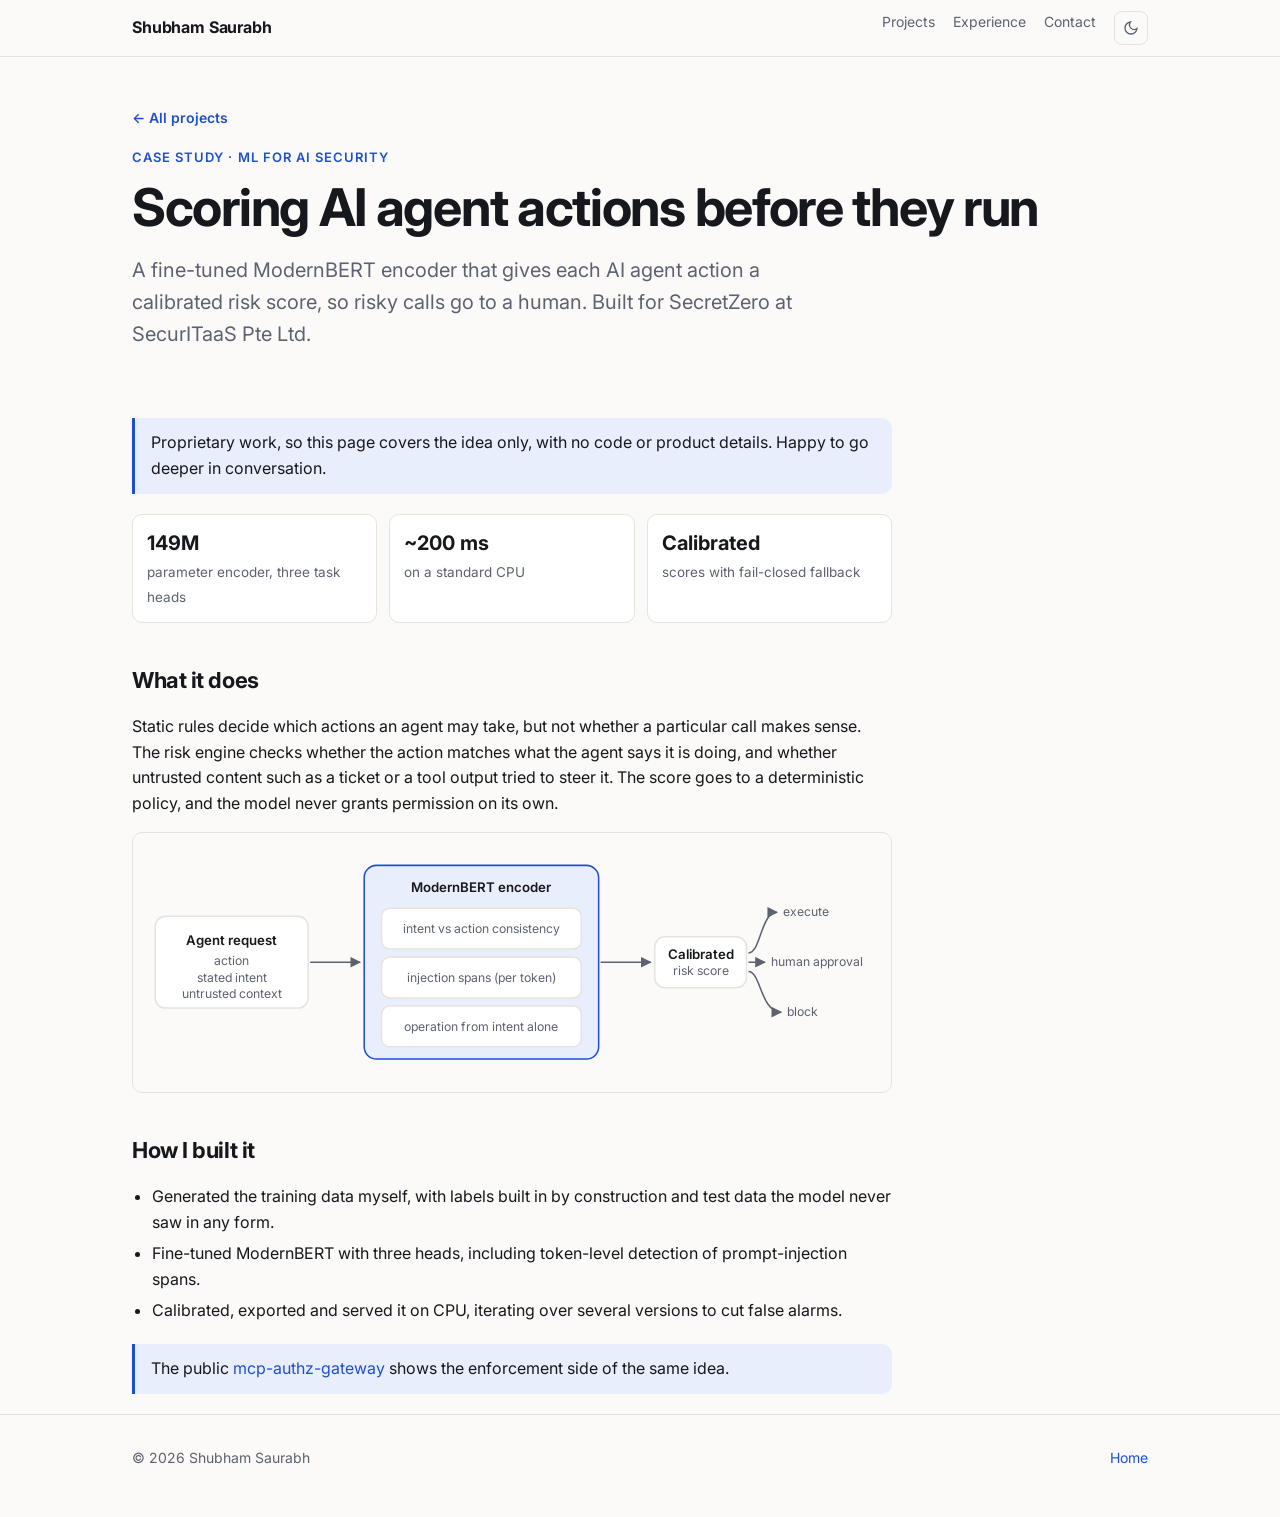
<file: projects/risk-engine.html>
<!doctype html>
<html lang="en">
<head>
<meta charset="utf-8">
<meta name="viewport" content="width=device-width, initial-scale=1">
<title>AI Risk Engine · Shubham Saurabh</title>
<meta name="description" content="Case study: a fine-tuned ModernBERT encoder that scores AI agent actions before they run, including token-level prompt-injection detection.">
<link rel="icon" href="../favicon.svg" type="image/svg+xml">
<link rel="preconnect" href="https://fonts.googleapis.com">
<link rel="preconnect" href="https://fonts.gstatic.com" crossorigin>
<link href="https://fonts.googleapis.com/css2?family=Inter:wght@400;500;600;700&display=swap" rel="stylesheet">
<link rel="stylesheet" href="../styles.css">
<script src="../theme.js"></script>
</head>
<body class="case">
<nav class="top"><div class="wrap">
  <a class="brand" href="../">Shubham Saurabh</a>
  <ul>
    <li><a href="../#projects">Projects</a></li>
    <li class="opt"><a href="../#experience">Experience</a></li>
    <li><a href="../#contact">Contact</a></li>
    <li><button class="theme-toggle" aria-label="Switch light or dark theme"><svg viewBox="0 0 24 24" fill="none" stroke="currentColor" stroke-width="2"><path d="M21 12.8A9 9 0 1 1 11.2 3a7 7 0 0 0 9.8 9.8z"/></svg></button></li>
  </ul>
</div></nav>
<header class="hero"><div class="wrap">
  <a class="back" href="../#projects">← All projects</a>
  <p class="eyebrow">Case study · ML for AI security</p>
  <h1>Scoring AI agent actions before they run</h1>
  <p class="lede">A fine-tuned ModernBERT encoder that gives each AI agent action a calibrated risk score, so risky calls go to a
    human. Built for SecretZero at SecurITaaS Pte Ltd.</p>
</div></header>
<div class="wrap"><article>
<div class="note">Proprietary work, so this page covers the idea only, with no code or product details. Happy to go deeper in conversation.</div>

<div class="facts">
  <div><b>149M</b><span>parameter encoder, three task heads</span></div>
  <div><b>~200 ms</b><span>on a standard CPU</span></div>
  <div><b>Calibrated</b><span>scores with fail-closed fallback</span></div>
</div>

<h2>What it does</h2>
<p>Static rules decide which actions an agent may take, but not whether a particular call makes sense. The risk engine checks
whether the action matches what the agent says it is doing, and whether untrusted content such as a ticket or a tool output
tried to steer it. The score goes to a deterministic policy, and the model never grants permission on its own.</p>
<div class="diagram" aria-label="Risk engine flow">
<svg viewBox="0 0 720 230"><defs><marker id="ar" viewBox="0 0 10 10" refX="9" refY="5" markerWidth="7" markerHeight="7" orient="auto-start-reverse"><path d="M0 0L10 5L0 10z" class="d-arrow"/></marker></defs>
  <rect class="d-box" x="10" y="70" width="150" height="90" rx="10"/><text class="d-t" x="85" y="98" text-anchor="middle">Agent request</text>
  <text class="d-s" x="85" y="118" text-anchor="middle">action</text><text class="d-s" x="85" y="134" text-anchor="middle">stated intent</text><text class="d-s" x="85" y="150" text-anchor="middle">untrusted context</text>
  <rect class="d-acc" x="215" y="20" width="230" height="190" rx="12"/><text class="d-t" x="330" y="46" text-anchor="middle">ModernBERT encoder</text>
  <rect class="d-box" x="232" y="62" width="196" height="40" rx="8"/><text class="d-s" x="330" y="86" text-anchor="middle">intent vs action consistency</text>
  <rect class="d-box" x="232" y="110" width="196" height="40" rx="8"/><text class="d-s" x="330" y="134" text-anchor="middle">injection spans (per token)</text>
  <rect class="d-box" x="232" y="158" width="196" height="40" rx="8"/><text class="d-s" x="330" y="182" text-anchor="middle">operation from intent alone</text>
  <rect class="d-box" x="500" y="90" width="90" height="50" rx="10"/><text class="d-t" x="545" y="112" text-anchor="middle">Calibrated</text><text class="d-s" x="545" y="128" text-anchor="middle">risk score</text>
  <path class="d-line" d="M162 115H211" marker-end="url(#ar)"/><path class="d-line" d="M447 115H496" marker-end="url(#ar)"/>
  <text class="d-s" x="626" y="70">execute</text><text class="d-s" x="614" y="119">human approval</text><text class="d-s" x="630" y="168">block</text>
  <path class="d-line" d="M592 106C604 106 604 66 620 66" marker-end="url(#ar)"/><path class="d-line" d="M592 115H608" marker-end="url(#ar)"/><path class="d-line" d="M592 124C604 124 604 164 624 164" marker-end="url(#ar)"/>
</svg>
</div>

<h2>How I built it</h2>
<ul>
  <li>Generated the training data myself, with labels built in by construction and test data the model never saw in any form.</li>
  <li>Fine-tuned ModernBERT with three heads, including token-level detection of prompt-injection spans.</li>
  <li>Calibrated, exported and served it on CPU, iterating over several versions to cut false alarms.</li>
</ul>

<div class="note">The public <a href="mcp-authz-gateway.html">mcp-authz-gateway</a> shows the enforcement side of the same idea.</div>
</article></div>
<footer><div class="wrap"><span>© 2026 Shubham Saurabh</span><a href="../">Home</a></div></footer>
</body>
</html>
</file>
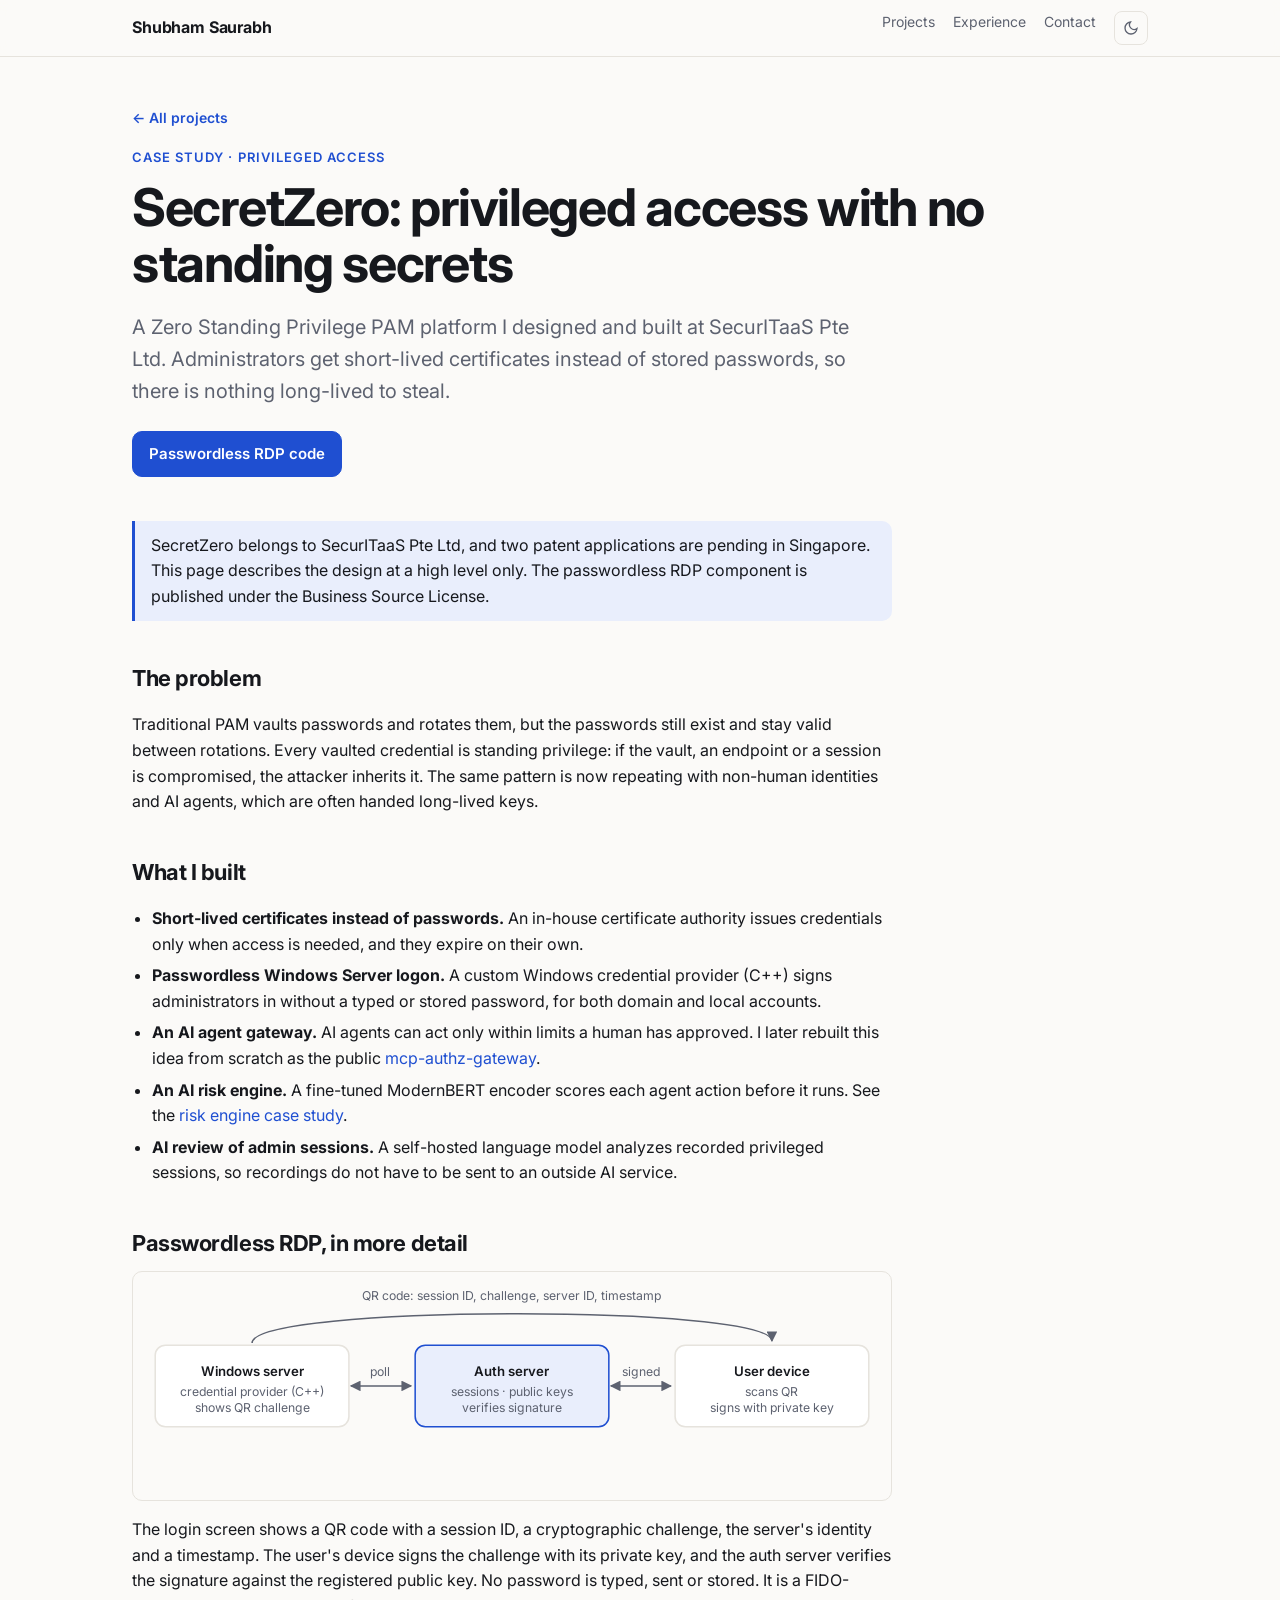
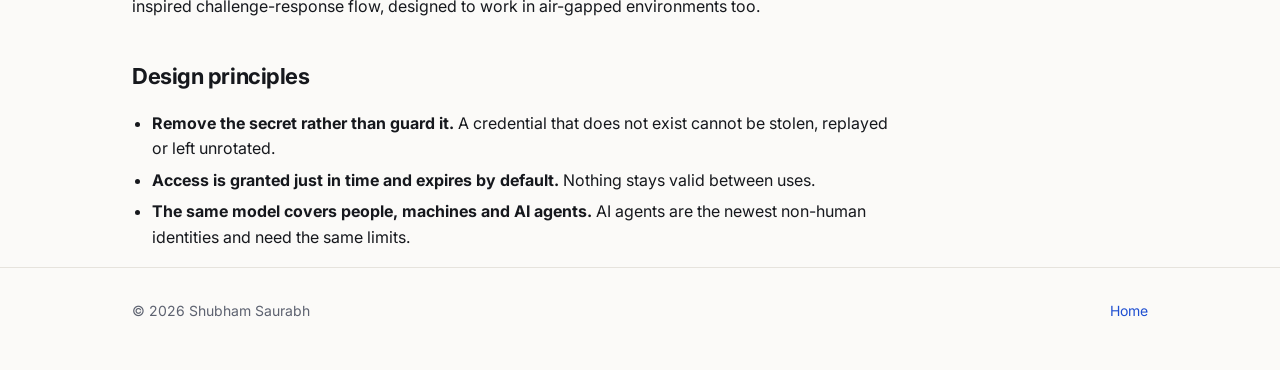
<file: projects/secretzero.html>
<!doctype html>
<html lang="en">
<head>
<meta charset="utf-8">
<meta name="viewport" content="width=device-width, initial-scale=1">
<title>SecretZero · Shubham Saurabh</title>
<meta name="description" content="Case study: designing a Zero Standing Privilege PAM platform with short-lived certificates, passwordless Windows logon and an AI agent gateway.">
<link rel="icon" href="../favicon.svg" type="image/svg+xml">
<link rel="preconnect" href="https://fonts.googleapis.com">
<link rel="preconnect" href="https://fonts.gstatic.com" crossorigin>
<link href="https://fonts.googleapis.com/css2?family=Inter:wght@400;500;600;700&display=swap" rel="stylesheet">
<link rel="stylesheet" href="../styles.css">
<script src="../theme.js"></script>
</head>
<body class="case">
<nav class="top"><div class="wrap">
  <a class="brand" href="../">Shubham Saurabh</a>
  <ul>
    <li><a href="../#projects">Projects</a></li>
    <li class="opt"><a href="../#experience">Experience</a></li>
    <li><a href="../#contact">Contact</a></li>
    <li><button class="theme-toggle" aria-label="Switch light or dark theme"><svg viewBox="0 0 24 24" fill="none" stroke="currentColor" stroke-width="2"><path d="M21 12.8A9 9 0 1 1 11.2 3a7 7 0 0 0 9.8 9.8z"/></svg></button></li>
  </ul>
</div></nav>
<header class="hero"><div class="wrap">
  <a class="back" href="../#projects">← All projects</a>
  <p class="eyebrow">Case study · Privileged access</p>
  <h1>SecretZero: privileged access with no standing secrets</h1>
  <p class="lede">A Zero Standing Privilege PAM platform I designed and built at SecurITaaS Pte Ltd. Administrators get short-lived certificates instead of stored passwords, so there is nothing long-lived to steal.</p>
  <div class="btns"><a class="btn primary" href="https://github.com/shubSaurabh/secretzerofido">Passwordless RDP code</a></div>
</div></header>
<div class="wrap"><article>

<div class="note">SecretZero belongs to SecurITaaS Pte Ltd, and two patent applications are pending in Singapore. This page
describes the design at a high level only. The passwordless RDP component is published under the Business Source License.</div>

<h2>The problem</h2>
<p>Traditional PAM vaults passwords and rotates them, but the passwords still exist and stay valid between rotations. Every
vaulted credential is standing privilege: if the vault, an endpoint or a session is compromised, the attacker inherits it.
The same pattern is now repeating with non-human identities and AI agents, which are often handed long-lived keys.</p>

<h2>What I built</h2>
<ul>
  <li><b>Short-lived certificates instead of passwords.</b> An in-house certificate authority issues credentials only when access is needed, and they expire on their own.</li>
  <li><b>Passwordless Windows Server logon.</b> A custom Windows credential provider (C++) signs administrators in without a typed or stored password, for both domain and local accounts.</li>
  <li><b>An AI agent gateway.</b> AI agents can act only within limits a human has approved. I later rebuilt this idea from scratch as the public <a href="mcp-authz-gateway.html">mcp-authz-gateway</a>.</li>
  <li><b>An AI risk engine.</b> A fine-tuned ModernBERT encoder scores each agent action before it runs. See the <a href="risk-engine.html">risk engine case study</a>.</li>
  <li><b>AI review of admin sessions.</b> A self-hosted language model analyzes recorded privileged sessions, so recordings do not have to be sent to an outside AI service.</li>
</ul>

<h2>Passwordless RDP, in more detail</h2>
<div class="diagram" aria-label="QR code challenge-response login">
<svg viewBox="0 0 720 200"><defs><marker id="ar" viewBox="0 0 10 10" refX="9" refY="5" markerWidth="7" markerHeight="7" orient="auto-start-reverse"><path d="M0 0L10 5L0 10z" class="d-arrow"/></marker></defs>
  <rect class="d-box" x="10" y="60" width="190" height="80" rx="10"/><text class="d-t" x="105" y="90" text-anchor="middle">Windows server</text><text class="d-s" x="105" y="110" text-anchor="middle">credential provider (C++)</text><text class="d-s" x="105" y="126" text-anchor="middle">shows QR challenge</text>
  <rect class="d-acc" x="265" y="60" width="190" height="80" rx="10"/><text class="d-t" x="360" y="90" text-anchor="middle">Auth server</text><text class="d-s" x="360" y="110" text-anchor="middle">sessions · public keys</text><text class="d-s" x="360" y="126" text-anchor="middle">verifies signature</text>
  <rect class="d-box" x="520" y="60" width="190" height="80" rx="10"/><text class="d-t" x="615" y="90" text-anchor="middle">User device</text><text class="d-s" x="615" y="110" text-anchor="middle">scans QR</text><text class="d-s" x="615" y="126" text-anchor="middle">signs with private key</text>
  <path class="d-line" d="M202 100H261" marker-end="url(#ar)" marker-start="url(#ar)"/><text class="d-s" x="231" y="90" text-anchor="middle">poll</text>
  <path class="d-line" d="M457 100H516" marker-end="url(#ar)" marker-start="url(#ar)"/><text class="d-s" x="487" y="90" text-anchor="middle">signed</text>
  <path class="d-line" d="M105 58C105 20 615 20 615 56" marker-end="url(#ar)"/><text class="d-s" x="360" y="16" text-anchor="middle">QR code: session ID, challenge, server ID, timestamp</text>
</svg>
</div>
<p>The login screen shows a QR code with a session ID, a cryptographic challenge, the server's identity and a timestamp. The
user's device signs the challenge with its private key, and the auth server verifies the signature against the registered
public key. No password is typed, sent or stored. It is a FIDO-inspired challenge-response flow, designed to work in
air-gapped environments too.</p>

<h2>Design principles</h2>
<ul>
  <li><b>Remove the secret rather than guard it.</b> A credential that does not exist cannot be stolen, replayed or left unrotated.</li>
  <li><b>Access is granted just in time and expires by default.</b> Nothing stays valid between uses.</li>
  <li><b>The same model covers people, machines and AI agents.</b> AI agents are the newest non-human identities and need the same limits.</li>
</ul>

</article></div>
<footer><div class="wrap"><span>© 2026 Shubham Saurabh</span><a href="../">Home</a></div></footer>
</body>
</html>
</file>
<file: styles.css>
:root {
  --bg: #fbfaf8; --surface: #ffffff; --ink: #16181d; --muted: #5d6270; --line: #e6e3dd;
  --accent: #1f4fd1; --accent-soft: #e9eefc; --ok: #187a4c; --warn: #a15c07; --bad: #b3261e;
  --code: #f3f1ec; --shadow: 0 1px 2px rgba(20, 20, 30, .05), 0 6px 24px rgba(20, 20, 30, .05);
  --radius: 14px; --max: 1080px;
  color-scheme: light;
}
@media (prefers-color-scheme: dark) {
  :root:not([data-theme="light"]) {
    --bg: #111317; --surface: #181b21; --ink: #eceef2; --muted: #a0a6b3; --line: #2a2f38;
    --accent: #8aa8ff; --accent-soft: #1d2640; --ok: #5ccf96; --warn: #f0b35a; --bad: #ff8a80;
    --code: #1f232b; --shadow: none; color-scheme: dark;
  }
}
:root[data-theme="dark"] {
  --bg: #111317; --surface: #181b21; --ink: #eceef2; --muted: #a0a6b3; --line: #2a2f38;
  --accent: #8aa8ff; --accent-soft: #1d2640; --ok: #5ccf96; --warn: #f0b35a; --bad: #ff8a80;
  --code: #1f232b; --shadow: none; color-scheme: dark;
}
* { box-sizing: border-box; }
html { -webkit-text-size-adjust: 100%; scroll-behavior: smooth; }
body {
  margin: 0; background: var(--bg); color: var(--ink);
  font: 16px/1.6 "Inter", system-ui, -apple-system, "Segoe UI", Roboto, sans-serif;
}
a { color: var(--accent); text-decoration: none; }
a:hover { text-decoration: underline; }
.wrap { max-width: var(--max); margin: 0 auto; padding: 0 16px; }
@media (min-width: 720px) { .wrap { padding: 0 32px; } }

/* nav */
nav.top { position: sticky; top: 0; z-index: 10; background: color-mix(in srgb, var(--bg) 88%, transparent);
  backdrop-filter: blur(8px); border-bottom: 1px solid var(--line); }
nav.top .wrap { display: flex; align-items: center; justify-content: space-between; height: 56px; gap: 12px; }
nav.top .brand { font-weight: 700; color: var(--ink); letter-spacing: -.01em; white-space: nowrap; }
nav.top ul { display: flex; gap: 18px; list-style: none; margin: 0; padding: 0; font-size: 14px; }
nav.top ul a { color: var(--muted); }
nav.top ul a:hover { color: var(--ink); text-decoration: none; }
@media (max-width: 640px) { nav.top ul li.opt { display: none; } }

/* hero */
.hero { padding: 72px 0 48px; }
.eyebrow { font-size: 13px; font-weight: 600; letter-spacing: .08em; text-transform: uppercase; color: var(--accent); margin: 0 0 12px; }
h1 { font-size: clamp(32px, 6vw, 52px); line-height: 1.08; letter-spacing: -.025em; margin: 0 0 18px; }
.lede { font-size: clamp(17px, 2.2vw, 20px); color: var(--muted); max-width: 720px; margin: 0 0 24px; }
.meta { display: flex; flex-wrap: wrap; gap: 8px 18px; color: var(--muted); font-size: 14px; margin-bottom: 28px; }
.btns { display: flex; flex-wrap: wrap; gap: 10px; }
.btn { display: inline-flex; align-items: center; gap: 8px; padding: 10px 16px; border-radius: 10px; font-weight: 600; font-size: 15px;
  border: 1px solid var(--line); background: var(--surface); color: var(--ink); }
.btn.primary { background: var(--accent); border-color: var(--accent); color: #fff; }
:root[data-theme="dark"] .btn.primary { color: #0b1020; }
@media (prefers-color-scheme: dark) { :root:not([data-theme="light"]) .btn.primary { color: #0b1020; } }
.btn:hover { text-decoration: none; filter: brightness(.97); }
.btn svg { width: 18px; height: 18px; }

/* stats */
.stats { display: grid; grid-template-columns: repeat(2, 1fr); gap: 1px; background: var(--line); border: 1px solid var(--line);
  border-radius: var(--radius); overflow: hidden; margin: 8px 0 0; }
@media (min-width: 820px) { .stats { grid-template-columns: repeat(4, 1fr); } }
.stat { background: var(--surface); padding: 18px 20px; }
.stat b { display: block; font-size: 22px; letter-spacing: -.02em; line-height: 1.25; margin-bottom: 4px; }
.stat span { color: var(--muted); font-size: 14px; }

/* sections */
section { padding: 56px 0; }
section + section { border-top: 1px solid var(--line); }
h2 { font-size: 28px; letter-spacing: -.02em; margin: 0 0 8px; }
.sub { color: var(--muted); margin: 0 0 28px; max-width: 680px; }
h3 { font-size: 19px; margin: 0 0 6px; letter-spacing: -.01em; }

/* cards */
.grid { display: grid; gap: 18px; grid-template-columns: 1fr; }
@media (min-width: 820px) { .grid.two { grid-template-columns: 1fr 1fr; } }
.card { background: var(--surface); border: 1px solid var(--line); border-radius: var(--radius); padding: 22px; box-shadow: var(--shadow);
  display: flex; flex-direction: column; min-width: 0; }
.card p { margin: 0 0 14px; color: var(--muted); }
.card .tags { margin-top: auto; }
.card .links { display: flex; flex-wrap: wrap; gap: 14px; font-weight: 600; font-size: 15px; margin-top: 14px; }
.kicker { font-size: 12px; font-weight: 600; letter-spacing: .06em; text-transform: uppercase; color: var(--muted); margin-bottom: 6px; }
.tags { display: flex; flex-wrap: wrap; gap: 6px; }
.tag { font-size: 12.5px; padding: 3px 9px; border-radius: 999px; background: var(--accent-soft); color: var(--accent); font-weight: 600; }
.card ul { margin: 0 0 14px; padding-left: 18px; color: var(--muted); }
.card ul li { margin: 3px 0; }
.diagram { background: var(--bg); border: 1px solid var(--line); border-radius: 10px; padding: 12px; margin: 0 0 16px; }
.diagram svg { display: block; width: 100%; height: auto; }

/* timeline */
.timeline { list-style: none; margin: 0; padding: 0; }
.timeline li { display: grid; grid-template-columns: 1fr; gap: 2px 24px; padding: 16px 0; border-bottom: 1px solid var(--line); }
@media (min-width: 720px) { .timeline li { grid-template-columns: 170px 1fr; } }
.timeline .when { color: var(--muted); font-size: 14px; font-variant-numeric: tabular-nums; }
.timeline .role b { display: block; }
.timeline .role span { color: var(--muted); font-size: 15px; }
.timeline .role p { margin: 6px 0 0; font-size: 15px; }

.pills { display: flex; flex-wrap: wrap; gap: 8px; }
.pill { border: 1px solid var(--line); background: var(--surface); border-radius: 999px; padding: 6px 12px; font-size: 14px; }

.writing a.item { display: block; padding: 16px 0; border-bottom: 1px solid var(--line); color: var(--ink); }
.writing a.item:hover { text-decoration: none; }
.writing a.item:hover b { color: var(--accent); }
.writing a.item span { color: var(--muted); font-size: 14px; display: block; }

footer { border-top: 1px solid var(--line); padding: 32px 0 48px; color: var(--muted); font-size: 14px; }
footer .wrap { display: flex; flex-wrap: wrap; justify-content: space-between; gap: 12px; }

/* case study pages */
.case .hero { padding: 48px 0 24px; }
.case article { max-width: 760px; }
.case article h2 { font-size: 22px; margin: 40px 0 10px; }
.case article p, .case article li { color: var(--ink); }
.case article ul { padding-left: 20px; }
.case article li { margin: 6px 0; }
.back { font-size: 14px; font-weight: 600; display: inline-block; margin-bottom: 18px; }
code, pre { font-family: ui-monospace, "SF Mono", Menlo, Consolas, monospace; font-size: 13.5px; }
code { background: var(--code); padding: 1px 5px; border-radius: 5px; }
pre { background: var(--code); border: 1px solid var(--line); border-radius: 10px; padding: 14px 16px; overflow-x: auto; line-height: 1.5; }
pre code { background: none; padding: 0; }
.note { border-left: 3px solid var(--accent); background: var(--accent-soft); padding: 12px 16px; border-radius: 0 10px 10px 0; margin: 20px 0; }
.facts { display: grid; grid-template-columns: repeat(auto-fit, minmax(150px, 1fr)); gap: 12px; margin: 20px 0; }
.facts div { border: 1px solid var(--line); background: var(--surface); border-radius: 10px; padding: 12px 14px; }
.facts b { display: block; font-size: 20px; }
.facts span { color: var(--muted); font-size: 13.5px; }

/* svg diagram tokens */
.d-box { fill: var(--surface); stroke: var(--line); stroke-width: 1.5; }
.d-acc { fill: var(--accent-soft); stroke: var(--accent); stroke-width: 1.5; }
.d-t { fill: var(--ink); font: 600 13px "Inter", system-ui, sans-serif; }
.d-s { fill: var(--muted); font: 12px "Inter", system-ui, sans-serif; }
.d-line { stroke: var(--muted); stroke-width: 1.5; fill: none; }
.d-arrow { fill: var(--muted); }

.theme-toggle { background: none; border: 1px solid var(--line); color: var(--muted); border-radius: 8px; width: 34px; height: 34px;
  display: inline-grid; place-items: center; cursor: pointer; }
.theme-toggle svg { width: 16px; height: 16px; }
</file>
